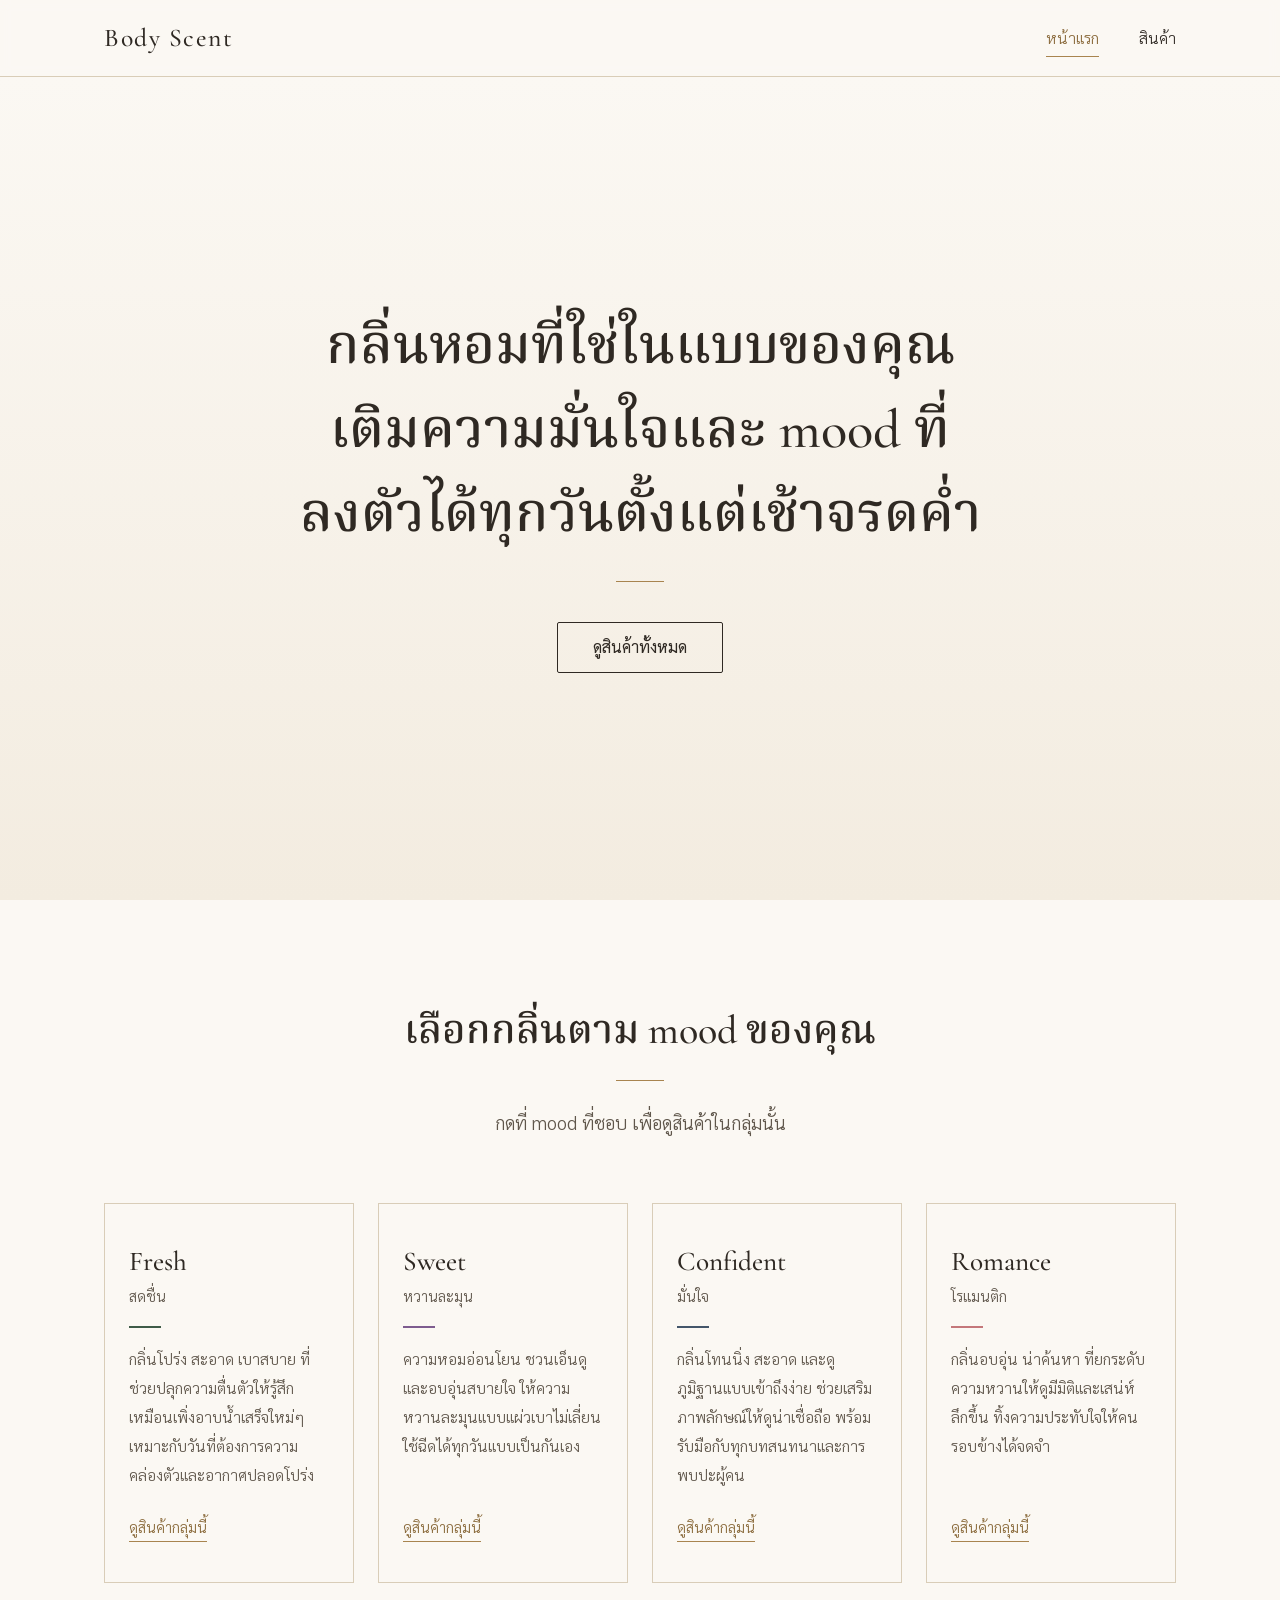
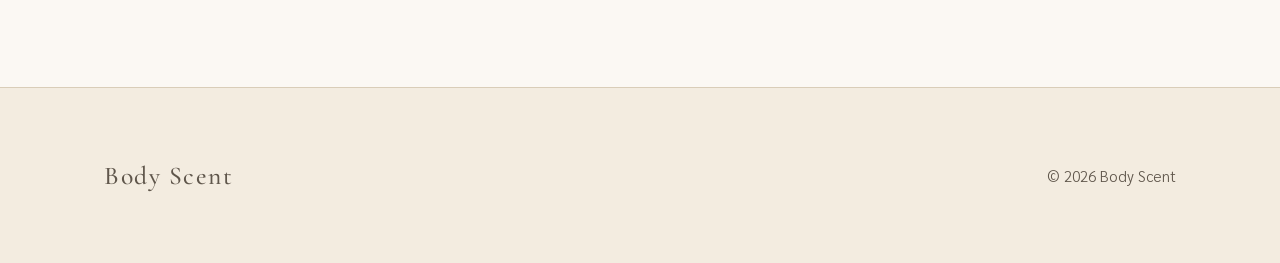
<file: index.html>
<!DOCTYPE html>
<html lang="th">
<head>
  <meta charset="UTF-8">
  <meta name="viewport" content="width=device-width, initial-scale=1">
  <title>Body Scent | น้ำหอมฉีดตัวและโรลออน</title>
  <meta name="description" content="Body Scent น้ำหอมฉีดตัวและโรลออน 4 mood: Fresh, Sweet, Confident, Romance">
  <link rel="stylesheet" href="style.css">

  <style>
    /* สไตล์เฉพาะหน้าแรก (ย้ายไปไว้ใน style.css ได้ถ้าต้องการ) */
    :root {
      --header-h: 77px;
    }

    /* Hero เต็มจอแรกที่เห็น */
    .hero--full {
      display: flex;
      align-items: center;
      min-height: calc(100vh - var(--header-h));
      min-height: calc(100svh - var(--header-h));
    }

    /* ภาษาไทยต้องใช้ line-height มากกว่าปกติ ไม่เช่นนั้นสระและวรรณยุกต์จะชิดกัน */
    .hero--full h1 {
      font-size: clamp(2rem, 4.6vw, 3.4rem);
      line-height: 1.55;
      letter-spacing: 0;
      text-wrap: balance;
    }

    /* การ์ด mood */
    .mood-grid {
      display: grid;
      grid-template-columns: repeat(auto-fit, minmax(230px, 1fr));
      gap: var(--space-3);
    }

    .mood-card {
      display: flex;
      flex-direction: column;
      padding: var(--space-4) var(--space-3);
      background: transparent;
      border: 1px solid var(--line);
      transition: border-color 0.25s ease;
    }

    .mood-card:hover,
    .mood-card:focus-visible {
      border-color: var(--ink);
    }

    .mood-card h3 {
      margin-bottom: 0.15rem;
      font-size: 1.7rem;
    }

    .mood-card__th {
      margin-bottom: 0;
      font-size: 0.95rem;
      color: var(--ink-soft);
    }

    .mood-card__desc {
      flex: 1;
      margin-bottom: var(--space-3);
      font-size: 0.98rem;
      color: var(--ink-soft);
    }

    .mood-card__more {
      align-self: flex-start;
      font-size: 0.95rem;
      color: var(--bronze-text);
      border-bottom: 1px solid var(--bronze);
    }

    @media (max-width: 480px) {
      :root {
        --header-h: 104px;
      }
    }
  </style>
</head>
<body>

  <header class="site-header">
    <div class="container">
      <a class="brand" href="index.html">Body Scent</a>
      <nav class="nav" aria-label="เมนูหลัก">
        <a href="index.html" aria-current="page">หน้าแรก</a>
        <a href="product.html">สินค้า</a>
      </nav>
    </div>
  </header>

  <main>
    <!-- Hero -->
    <section class="hero hero--full">
      <div class="container text-center">
        <h1>กลิ่นหอมที่ใช่ในแบบของคุณ เติมความมั่นใจและ mood ที่ลงตัวได้ทุกวันตั้งแต่เช้าจรดค่ำ</h1>
        <span class="rule" aria-hidden="true"></span>
        <div class="actions">
          <a class="btn" href="product.html">ดูสินค้าทั้งหมด</a>
        </div>
      </div>
    </section>

    <!-- 4 Mood -->
    <section class="section" id="moods">
      <div class="container">
        <div class="section-head text-center">
          <h2>เลือกกลิ่นตาม mood ของคุณ</h2>
          <span class="rule" aria-hidden="true"></span>
          <p class="lead">กดที่ mood ที่ชอบ เพื่อดูสินค้าในกลุ่มนั้น</p>
        </div>

        <div class="mood-grid">
          <a class="mood-card" href="product.html?mood=fresh" data-mood="fresh">
            <h3>Fresh</h3>
            <p class="mood-card__th">สดชื่น</p>
            <span class="mood-line" aria-hidden="true"></span>
            <p class="mood-card__desc">กลิ่นโปร่ง สะอาด เบาสบาย ที่ช่วยปลุกความตื่นตัวให้รู้สึกเหมือนเพิ่งอาบน้ำเสร็จใหม่ๆ เหมาะกับวันที่ต้องการความคล่องตัวและอากาศปลอดโปร่ง</p>
            <span class="mood-card__more">ดูสินค้ากลุ่มนี้</span>
          </a>

          <a class="mood-card" href="product.html?mood=sweet" data-mood="sweet">
            <h3>Sweet</h3>
            <p class="mood-card__th">หวานละมุน</p>
            <span class="mood-line" aria-hidden="true"></span>
            <p class="mood-card__desc">ความหอมอ่อนโยน ชวนเอ็นดู และอบอุ่นสบายใจ ให้ความหวานละมุนแบบแผ่วเบาไม่เลี่ยน ใช้ฉีดได้ทุกวันแบบเป็นกันเอง</p>
            <span class="mood-card__more">ดูสินค้ากลุ่มนี้</span>
          </a>

          <a class="mood-card" href="product.html?mood=confident" data-mood="confident">
            <h3>Confident</h3>
            <p class="mood-card__th">มั่นใจ</p>
            <span class="mood-line" aria-hidden="true"></span>
            <p class="mood-card__desc">กลิ่นโทนนิ่ง สะอาด และดูภูมิฐานแบบเข้าถึงง่าย ช่วยเสริมภาพลักษณ์ให้ดูน่าเชื่อถือ พร้อมรับมือกับทุกบทสนทนาและการพบปะผู้คน</p>
            <span class="mood-card__more">ดูสินค้ากลุ่มนี้</span>
          </a>

          <a class="mood-card" href="product.html?mood=romance" data-mood="romance">
            <h3>Romance</h3>
            <p class="mood-card__th">โรแมนติก</p>
            <span class="mood-line" aria-hidden="true"></span>
            <p class="mood-card__desc">กลิ่นอบอุ่น น่าค้นหา ที่ยกระดับความหวานให้ดูมีมิติและเสน่ห์ลึกขึ้น ทิ้งความประทับใจให้คนรอบข้างได้จดจำ</p>
            <span class="mood-card__more">ดูสินค้ากลุ่มนี้</span>
          </a>
        </div>
      </div>
    </section>
  </main>

  <footer class="site-footer">
    <div class="container">
      <span class="brand">Body Scent</span>
      <span>&copy; 2026 Body Scent</span>
    </div>
  </footer>

  <script src="script.js"></script>
</body>
</html>
</file>
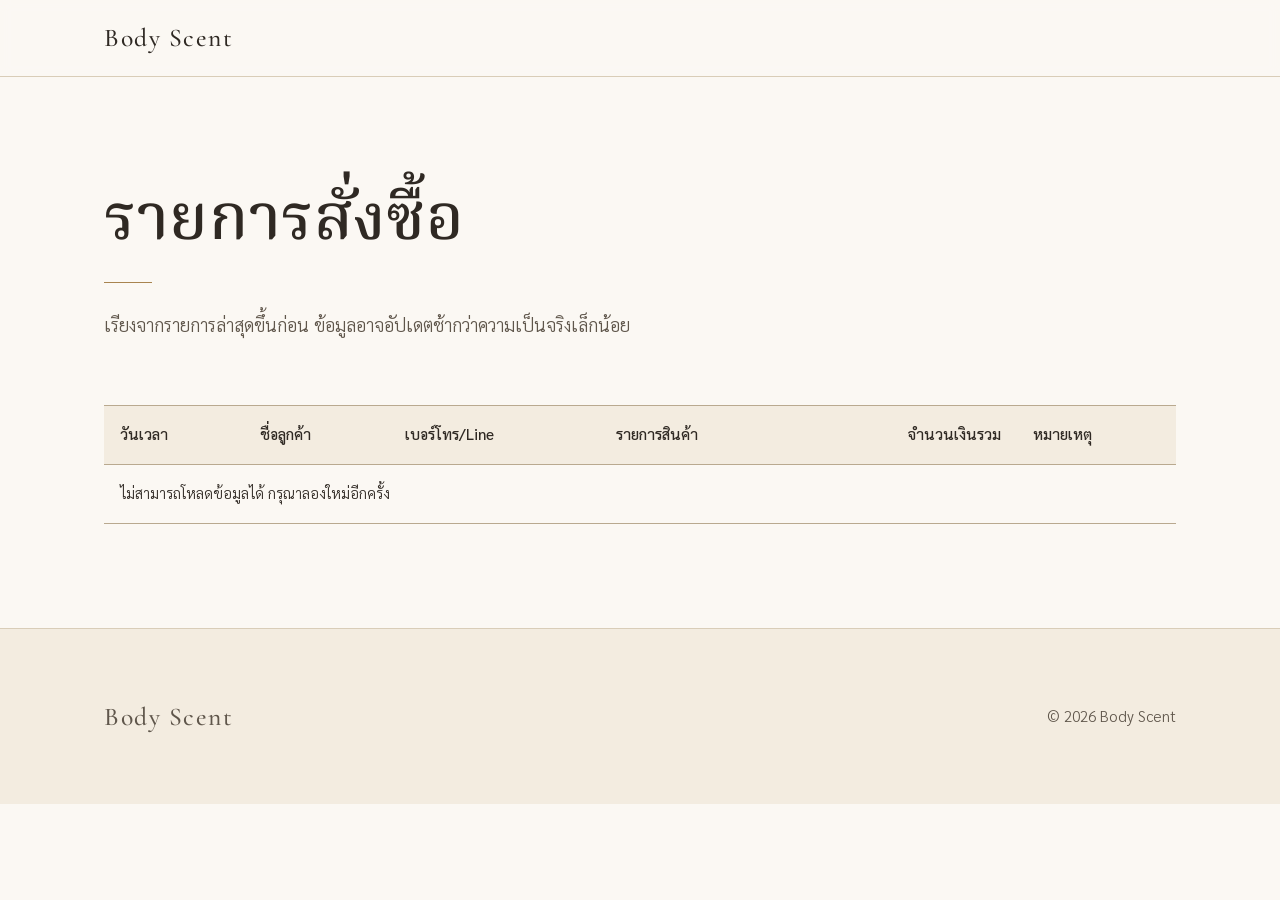
<file: admin.html>
<!DOCTYPE html>
<html lang="th">
<head>
  <meta charset="UTF-8">
  <meta name="viewport" content="width=device-width, initial-scale=1">
  <title>รายการสั่งซื้อ | Body Scent</title>
  <meta name="robots" content="noindex, nofollow">
  <link rel="stylesheet" href="style.css">

  <style>
    /* ตารางรายการสั่งซื้อ: เส้นบาง โทนเดียวกับหน้าอื่น */
    .table-wrap {
      overflow-x: auto;
      border-top: 1px solid var(--line-strong);
      border-bottom: 1px solid var(--line-strong);
    }

    #ordersTable {
      width: 100%;
      min-width: 780px;
      border-collapse: collapse;
      font-size: 0.95rem;
      line-height: 1.7;
    }

    #ordersTable th,
    #ordersTable td {
      padding: var(--space-2);
      text-align: left;
      vertical-align: top;
      border-bottom: 1px solid var(--line);
    }

    #ordersTable thead th {
      font-weight: 500;
      white-space: nowrap;
      background: var(--cream);
      border-bottom: 1px solid var(--line-strong);
    }

    #ordersTable tbody tr:last-child td {
      border-bottom: 0;
    }

    /* คอลัมน์วันเวลาไม่ตัดบรรทัด, คอลัมน์จำนวนเงินชิดขวา */
    #ordersTable th:nth-child(1),
    #ordersTable td:nth-child(1) {
      white-space: nowrap;
    }

    #ordersTable th:nth-child(5),
    #ordersTable td:nth-child(5) {
      text-align: right;
      white-space: nowrap;
    }
  </style>
</head>
<body>

  <header class="site-header">
    <div class="container">
      <a class="brand" href="index.html">Body Scent</a>
    </div>
  </header>

  <main>
    <section class="section">
      <div class="container">
        <div class="section-head">
          <h1>รายการสั่งซื้อ</h1>
          <span class="rule" aria-hidden="true"></span>
          <p class="lead">เรียงจากรายการล่าสุดขึ้นก่อน ข้อมูลอาจอัปเดตช้ากว่าความเป็นจริงเล็กน้อย</p>
        </div>

        <!-- script.js เติมข้อมูลลงใน tbody ให้เอง -->
        <div class="table-wrap">
          <table id="ordersTable">
            <thead>
              <tr>
                <th scope="col">วันเวลา</th>
                <th scope="col">ชื่อลูกค้า</th>
                <th scope="col">เบอร์โทร/Line</th>
                <th scope="col">รายการสินค้า</th>
                <th scope="col">จำนวนเงินรวม</th>
                <th scope="col">หมายเหตุ</th>
              </tr>
            </thead>
            <tbody></tbody>
          </table>
        </div>
      </div>
    </section>
  </main>

  <footer class="site-footer">
    <div class="container">
      <span class="brand">Body Scent</span>
      <span>&copy; 2026 Body Scent</span>
    </div>
  </footer>

  <script src="script.js"></script>
</body>
</html>
</file>
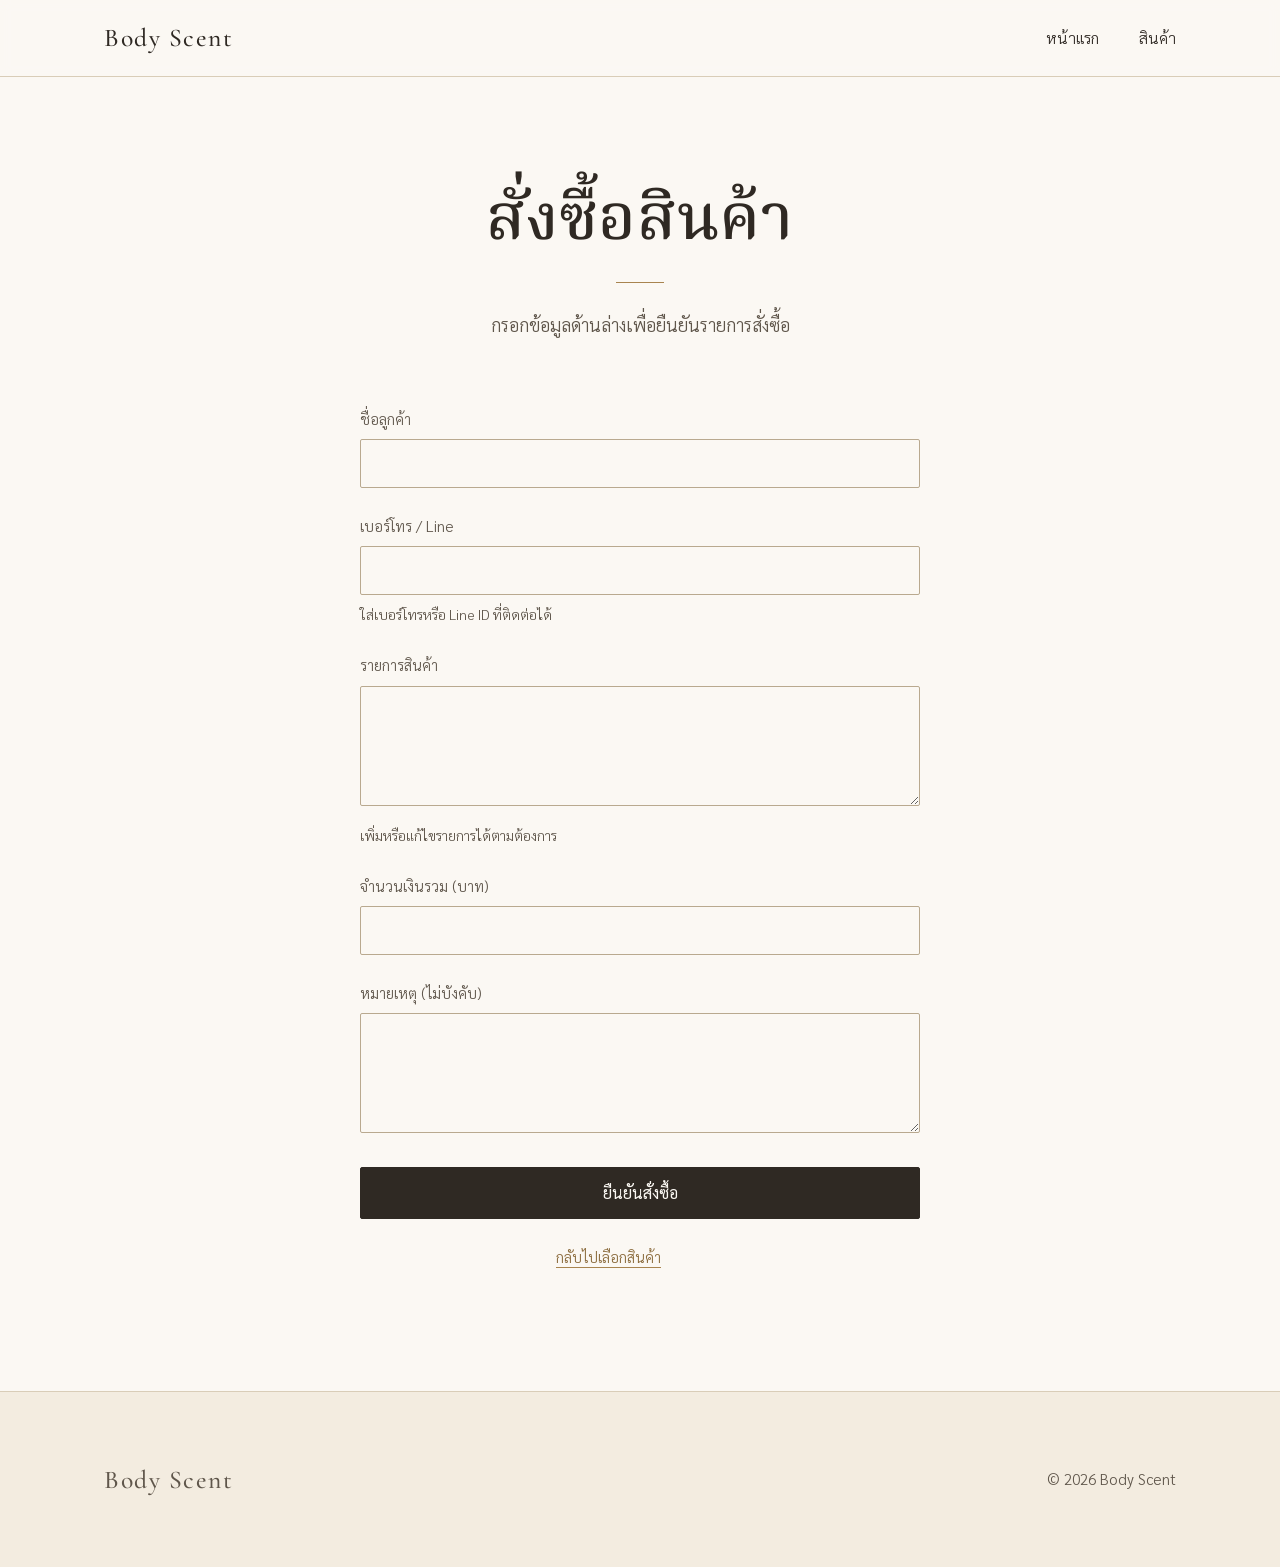
<file: order.html>
<!DOCTYPE html>
<html lang="th">
<head>
  <meta charset="UTF-8">
  <meta name="viewport" content="width=device-width, initial-scale=1">
  <title>สั่งซื้อสินค้า | Body Scent</title>
  <link rel="stylesheet" href="style.css">

  <style>
    /* สไตล์เฉพาะหน้านี้ */
    .form {
      margin-left: auto;
      margin-right: auto;
    }

    .form-hint {
      margin: 0.4rem 0 0;
      font-size: 0.88rem;
      color: var(--ink-soft);
    }

    .form-back {
      margin-top: var(--space-3);
      text-align: center;
      font-size: 0.95rem;
    }

    .form-back a {
      color: var(--bronze-text);
      border-bottom: 1px solid var(--bronze);
    }
  </style>
</head>
<body>

  <header class="site-header">
    <div class="container">
      <a class="brand" href="index.html">Body Scent</a>
      <nav class="nav" aria-label="เมนูหลัก">
        <a href="index.html">หน้าแรก</a>
        <a href="product.html">สินค้า</a>
      </nav>
    </div>
  </header>

  <main>
    <section class="section">
      <div class="container">
        <div class="section-head text-center">
          <h1>สั่งซื้อสินค้า</h1>
          <span class="rule" aria-hidden="true"></span>
          <p class="lead">กรอกข้อมูลด้านล่างเพื่อยืนยันรายการสั่งซื้อ</p>
        </div>

        <!-- script.js เติมรายการสินค้าและราคาจาก URL และจัดการการส่งฟอร์มให้เอง -->
        <form id="orderForm" class="form">
          <div class="form-field">
            <label for="customerName">ชื่อลูกค้า</label>
            <input type="text" id="customerName" name="customerName" autocomplete="name" required>
          </div>

          <div class="form-field">
            <label for="contact">เบอร์โทร / Line</label>
            <input type="text" id="contact" name="contact" required>
            <p class="form-hint">ใส่เบอร์โทรหรือ Line ID ที่ติดต่อได้</p>
          </div>

          <div class="form-field">
            <label for="items">รายการสินค้า</label>
            <textarea id="items" name="items" rows="3" required></textarea>
            <p class="form-hint">เพิ่มหรือแก้ไขรายการได้ตามต้องการ</p>
          </div>

          <div class="form-field">
            <label for="total">จำนวนเงินรวม (บาท)</label>
            <input type="text" id="total" name="total" inputmode="decimal" required>
          </div>

          <div class="form-field">
            <label for="note">หมายเหตุ (ไม่บังคับ)</label>
            <textarea id="note" name="note" rows="3"></textarea>
          </div>

          <button type="submit" class="btn btn--solid btn--block">ยืนยันสั่งซื้อ</button>

          <p class="form-back"><a href="product.html">กลับไปเลือกสินค้า</a></p>
        </form>
      </div>
    </section>
  </main>

  <footer class="site-footer">
    <div class="container">
      <span class="brand">Body Scent</span>
      <span>&copy; 2026 Body Scent</span>
    </div>
  </footer>

  <script src="script.js"></script>
</body>
</html>
</file>
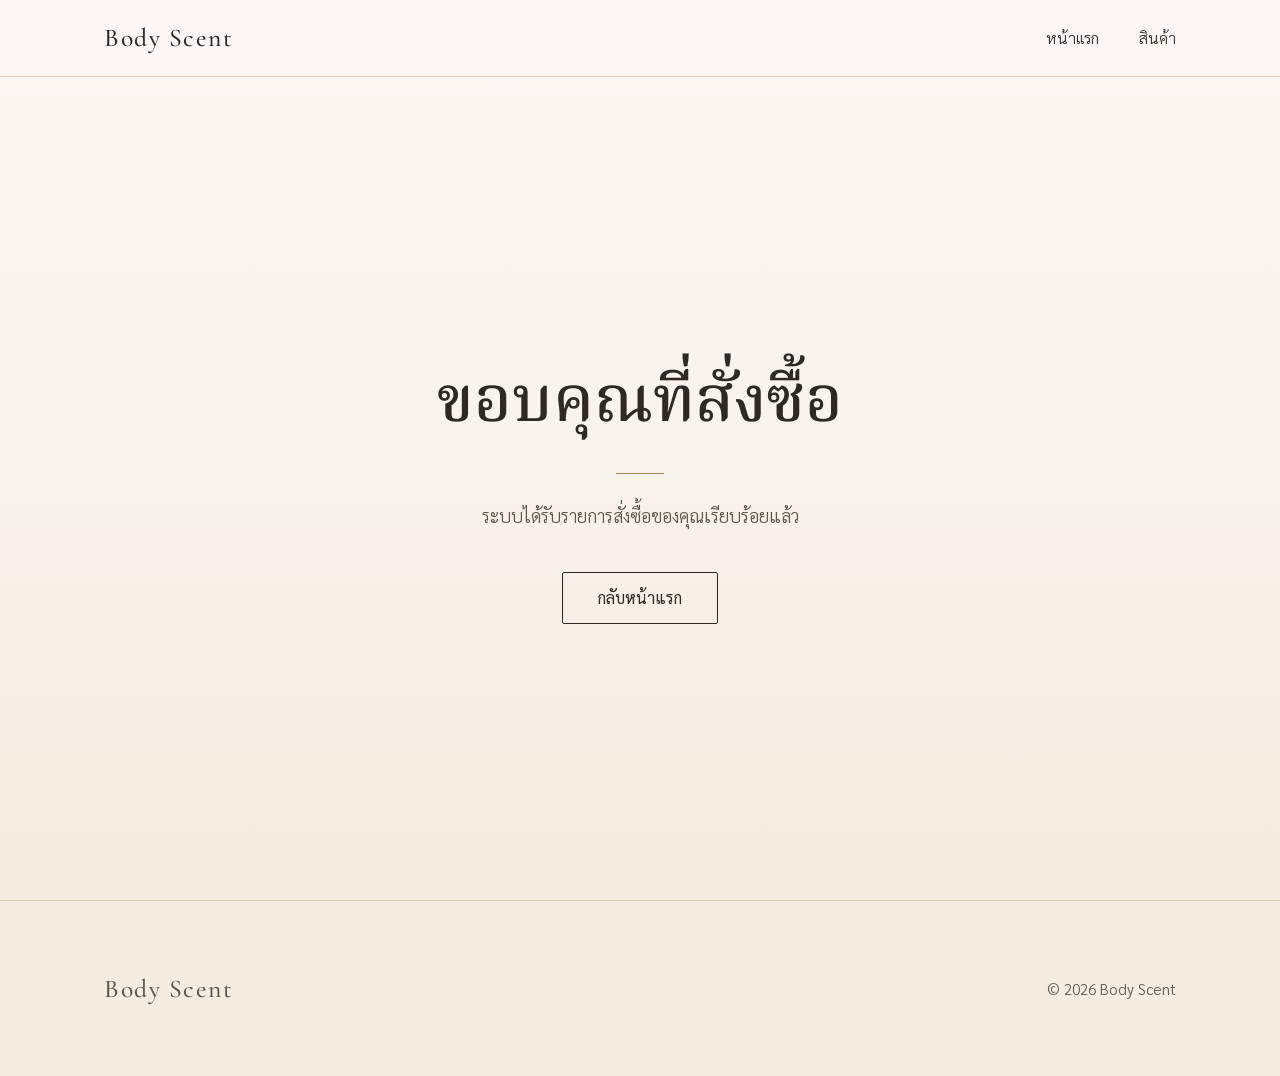
<file: thankyou.html>
<!DOCTYPE html>
<html lang="th">
<head>
  <meta charset="UTF-8">
  <meta name="viewport" content="width=device-width, initial-scale=1">
  <title>ขอบคุณที่สั่งซื้อ | Body Scent</title>
  <meta name="robots" content="noindex">
  <link rel="stylesheet" href="style.css">

  <style>
    :root {
      --header-h: 77px;
    }

    .hero--full {
      display: flex;
      align-items: center;
      min-height: calc(100vh - var(--header-h));
      min-height: calc(100svh - var(--header-h));
    }

    .hero--full h1 {
      line-height: 1.5;
      letter-spacing: 0;
    }

    @media (max-width: 480px) {
      :root {
        --header-h: 104px;
      }
    }
  </style>
</head>
<body>

  <header class="site-header">
    <div class="container">
      <a class="brand" href="index.html">Body Scent</a>
      <nav class="nav" aria-label="เมนูหลัก">
        <a href="index.html">หน้าแรก</a>
        <a href="product.html">สินค้า</a>
      </nav>
    </div>
  </header>

  <main>
    <section class="hero hero--full">
      <div class="container text-center">
        <h1>ขอบคุณที่สั่งซื้อ</h1>
        <span class="rule" aria-hidden="true"></span>
        <p class="lead">ระบบได้รับรายการสั่งซื้อของคุณเรียบร้อยแล้ว</p>
        <div class="actions">
          <a class="btn" href="index.html">กลับหน้าแรก</a>
        </div>
      </div>
    </section>
  </main>

  <footer class="site-footer">
    <div class="container">
      <span class="brand">Body Scent</span>
      <span>&copy; 2026 Body Scent</span>
    </div>
  </footer>

</body>
</html>
</file>
<file: style.css>
/* ==========================================================
   Body Scent — Theme
   พรีเมียม เรียบหรู มินิมอล | ขาว-ครีม-เบจเข้ม + ทอง/บรอนซ์อ่อน
   ========================================================== */

@import url("https://fonts.googleapis.com/css2?family=Cormorant+Garamond:wght@400;500;600&family=Noto+Serif+Thai:wght@300;400;500&family=Sarabun:wght@300;400;500&display=swap");

/* ---------- Design tokens ---------- */
:root {
  /* พื้นหลัง: ขาว → ครีม → เบจ */
  --ivory: #fbf8f3;
  --cream: #f3ece0;
  --sand: #e4d8c5;
  --beige-deep: #8c7a63;

  /* ตัวอักษร */
  --ink: #2f2923;
  --ink-soft: #5f564b;

  /* สีเน้น: ทอง/บรอนซ์อ่อน */
  --bronze: #a8844f;
  --bronze-text: #8a6a3b; /* ใช้กับตัวอักษรเพื่อให้อ่านง่าย */

  /* เส้นขอบบางๆ */
  --line: #d9cdb8;
  --line-strong: #b9a98f;

  /* สีของแต่ละ mood (ใช้แค่จุดเล็กๆ/เส้นใต้) */
  --mood-fresh: #3f5b47;
  --mood-sweet: #7e5c8f;
  --mood-confident: #44566a;
  --mood-romance: #c4777a;

  /* ฟอนต์ */
  --font-display: "Cormorant Garamond", "Noto Serif Thai", Georgia, serif;
  --font-body: "Sarabun", "Noto Sans Thai", system-ui, -apple-system, "Segoe UI", sans-serif;

  /* ระยะห่าง */
  --space-1: 0.5rem;
  --space-2: 1rem;
  --space-3: 1.5rem;
  --space-4: 2.5rem;
  --space-5: 4rem;
  --space-6: 6.5rem;

  --container: 1120px;
  --radius: 2px;
}

/* ---------- Reset & base ---------- */
*,
*::before,
*::after {
  box-sizing: border-box;
}

html {
  scroll-behavior: smooth;
  -webkit-text-size-adjust: 100%;
}

body {
  margin: 0;
  background: var(--ivory);
  color: var(--ink);
  font-family: var(--font-body);
  font-weight: 300;
  font-size: 1.0625rem;
  line-height: 1.85;
  -webkit-font-smoothing: antialiased;
}

img {
  display: block;
  max-width: 100%;
  height: auto;
}

a {
  color: inherit;
  text-decoration: none;
}

p {
  margin: 0 0 var(--space-2);
  max-width: 62ch;
}

:focus-visible {
  outline: 1px solid var(--bronze);
  outline-offset: 4px;
}

::selection {
  background: var(--sand);
  color: var(--ink);
}

/* ---------- Typography ---------- */
h1,
h2,
h3,
h4 {
  margin: 0 0 var(--space-2);
  font-family: var(--font-display);
  font-weight: 500;
  line-height: 1.3;
  color: var(--ink);
}

h1 {
  font-size: clamp(2.4rem, 5.5vw, 4rem);
  letter-spacing: 0.01em;
  line-height: 1.2;
}

h2 {
  font-size: clamp(1.8rem, 3.6vw, 2.5rem);
}

h3 {
  font-size: 1.35rem;
}

.lead {
  font-size: 1.15rem;
  color: var(--ink-soft);
}

.text-muted {
  color: var(--ink-soft);
}

.text-center {
  text-align: center;
}

.text-center p {
  margin-left: auto;
  margin-right: auto;
}

/* ---------- Layout ---------- */
.container {
  width: 100%;
  max-width: var(--container);
  margin: 0 auto;
  padding: 0 var(--space-3);
}

.section {
  padding: var(--space-6) 0;
}

.section--cream {
  background: var(--cream);
}

.section--sand {
  background: var(--sand);
}

.section-head {
  margin-bottom: var(--space-5);
}

/* เส้นบรอนซ์สั้นๆ ใต้หัวข้อ */
.rule {
  display: block;
  width: 48px;
  height: 1px;
  margin: var(--space-3) 0;
  background: var(--bronze);
  border: 0;
}

.text-center .rule {
  margin-left: auto;
  margin-right: auto;
}

hr.divider {
  border: 0;
  border-top: 1px solid var(--line);
  margin: var(--space-5) 0;
}

/* ---------- Header / Nav ---------- */
.site-header {
  position: sticky;
  top: 0;
  z-index: 50;
  background: rgba(251, 248, 243, 0.92);
  backdrop-filter: blur(6px);
  border-bottom: 1px solid var(--line);
}

.site-header .container {
  display: flex;
  align-items: center;
  justify-content: space-between;
  min-height: 76px;
}

.brand {
  font-family: var(--font-display);
  font-size: 1.6rem;
  font-weight: 500;
  letter-spacing: 0.06em;
}

.nav {
  display: flex;
  gap: var(--space-4);
  font-size: 0.98rem;
}

.nav a {
  padding: 0.25rem 0;
  border-bottom: 1px solid transparent;
  transition: border-color 0.25s ease, color 0.25s ease;
}

.nav a:hover,
.nav a[aria-current="page"] {
  color: var(--bronze-text);
  border-bottom-color: var(--bronze);
}

/* ---------- Hero ---------- */
.hero {
  padding: var(--space-6) 0;
  background: linear-gradient(to bottom, var(--ivory), var(--cream));
}

.hero .container {
  max-width: 820px;
}

.hero h1 {
  margin-bottom: var(--space-3);
}

.hero .actions {
  display: flex;
  flex-wrap: wrap;
  gap: var(--space-2);
  margin-top: var(--space-4);
}

.text-center .actions {
  justify-content: center;
}

/* ---------- Buttons (เส้นบาง สีเข้มนุ่มตา) ---------- */
.btn {
  display: inline-block;
  padding: 0.85rem 2.2rem;
  font-family: var(--font-body);
  font-size: 1rem;
  font-weight: 400;
  line-height: 1.4;
  color: var(--ink);
  background: transparent;
  border: 1px solid var(--ink);
  border-radius: var(--radius);
  cursor: pointer;
  transition: background-color 0.25s ease, color 0.25s ease, border-color 0.25s ease;
}

.btn:hover {
  background: var(--ink);
  color: var(--ivory);
}

.btn--solid {
  background: var(--ink);
  color: var(--ivory);
}

.btn--solid:hover {
  background: transparent;
  color: var(--ink);
}

.btn--bronze {
  border-color: var(--bronze);
  color: var(--bronze-text);
}

.btn--bronze:hover {
  background: var(--bronze);
  color: var(--ivory);
}

.btn--block {
  display: block;
  width: 100%;
  text-align: center;
}

.btn[disabled],
.btn:disabled {
  opacity: 0.45;
  cursor: not-allowed;
}

/* ---------- Mood: แตะสีแค่จุดเล็กๆ ---------- */
[data-mood="fresh"] {
  --mood: var(--mood-fresh);
}
[data-mood="sweet"] {
  --mood: var(--mood-sweet);
}
[data-mood="confident"] {
  --mood: var(--mood-confident);
}
[data-mood="romance"] {
  --mood: var(--mood-romance);
}

/* จุดสีเล็กๆ ข้างชื่อ mood */
.mood-dot {
  display: inline-block;
  width: 8px;
  height: 8px;
  margin-right: 0.6rem;
  border-radius: 50%;
  background: var(--mood, var(--bronze));
  vertical-align: middle;
}

/* เส้นสั้นๆ สีตาม mood ใต้หัวข้อ */
.mood-line {
  display: block;
  width: 32px;
  height: 2px;
  margin: var(--space-2) 0;
  background: var(--mood, var(--bronze));
  border: 0;
}

/* ---------- Filter (เลือก mood / ประเภท) ---------- */
.filters {
  display: flex;
  flex-wrap: wrap;
  gap: var(--space-2) var(--space-3);
  margin-bottom: var(--space-4);
}

.filter-btn {
  padding: 0.5rem 1.4rem;
  font-family: var(--font-body);
  font-size: 0.98rem;
  font-weight: 300;
  color: var(--ink-soft);
  background: transparent;
  border: 1px solid var(--line);
  border-radius: 999px;
  cursor: pointer;
  transition: border-color 0.25s ease, color 0.25s ease;
}

.filter-btn:hover {
  border-color: var(--line-strong);
  color: var(--ink);
}

.filter-btn.is-active,
.filter-btn[aria-pressed="true"] {
  border-color: var(--ink);
  color: var(--ink);
}

/* ---------- Product grid & card ---------- */
.product-grid {
  display: grid;
  grid-template-columns: repeat(auto-fill, minmax(250px, 1fr));
  gap: var(--space-5) var(--space-4);
}

.product-card {
  display: flex;
  flex-direction: column;
  background: transparent;
}

.product-card__image {
  margin-bottom: var(--space-3);
  background: var(--cream);
  border: 1px solid var(--line);
  aspect-ratio: 4 / 5;
  overflow: hidden;
}

.product-card__image img {
  width: 100%;
  height: 100%;
  object-fit: cover;
}

.product-card__mood {
  margin-bottom: 0.25rem;
  font-size: 0.9rem;
  color: var(--ink-soft);
}

.product-card__name {
  margin-bottom: 0.25rem;
  font-size: 1.3rem;
}

.product-card__meta {
  margin-bottom: var(--space-1);
  font-size: 0.95rem;
  color: var(--ink-soft);
}

.product-card__desc {
  flex: 1;
  margin-bottom: var(--space-2);
  font-size: 0.98rem;
  color: var(--ink-soft);
}

.product-card__price {
  margin-bottom: var(--space-2);
  font-family: var(--font-display);
  font-size: 1.5rem;
  font-weight: 500;
  color: var(--bronze-text);
}

/* ---------- Feature / ข้อความเด่น ---------- */
.feature-grid {
  display: grid;
  grid-template-columns: repeat(auto-fit, minmax(220px, 1fr));
  gap: var(--space-4);
}

.feature {
  padding-top: var(--space-3);
  border-top: 1px solid var(--line-strong);
}

.feature h3 {
  margin-bottom: var(--space-1);
}

.feature p {
  color: var(--ink-soft);
  font-size: 0.98rem;
}

/* ---------- ฟอร์ม (สั่งซื้อ) ---------- */
.form {
  max-width: 560px;
}

.form-field {
  margin-bottom: var(--space-3);
}

.form-field label {
  display: block;
  margin-bottom: 0.4rem;
  font-size: 0.95rem;
  color: var(--ink-soft);
}

.form-field input,
.form-field select,
.form-field textarea {
  width: 100%;
  padding: 0.8rem 1rem;
  font-family: var(--font-body);
  font-size: 1rem;
  font-weight: 300;
  color: var(--ink);
  background: var(--ivory);
  border: 1px solid var(--line-strong);
  border-radius: var(--radius);
  transition: border-color 0.25s ease;
}

.form-field textarea {
  min-height: 120px;
  resize: vertical;
}

.form-field input:focus,
.form-field select:focus,
.form-field textarea:focus {
  outline: none;
  border-color: var(--bronze);
}

.form-message {
  margin-top: var(--space-2);
  padding: var(--space-2);
  font-size: 0.98rem;
  border: 1px solid var(--line-strong);
  background: var(--cream);
}

.form-message[hidden] {
  display: none;
}

/* ---------- สรุปรายการสั่งซื้อ ---------- */
.order-list {
  list-style: none;
  margin: 0 0 var(--space-3);
  padding: 0;
}

.order-list li {
  display: flex;
  justify-content: space-between;
  gap: var(--space-2);
  padding: var(--space-2) 0;
  border-bottom: 1px solid var(--line);
}

.order-total {
  display: flex;
  justify-content: space-between;
  padding: var(--space-2) 0;
  font-family: var(--font-display);
  font-size: 1.5rem;
  color: var(--bronze-text);
}

/* ---------- Footer ---------- */
.site-footer {
  padding: var(--space-5) 0;
  background: var(--cream);
  border-top: 1px solid var(--line);
  font-size: 0.95rem;
  color: var(--ink-soft);
}

.site-footer .container {
  display: flex;
  flex-wrap: wrap;
  align-items: center;
  justify-content: space-between;
  gap: var(--space-2);
}

/* ---------- Responsive ---------- */
@media (max-width: 768px) {
  :root {
    --space-5: 3rem;
    --space-6: 4.5rem;
  }

  body {
    font-size: 1rem;
  }

  .site-header .container {
    min-height: 64px;
  }

  .nav {
    gap: var(--space-3);
    font-size: 0.92rem;
  }

  .product-grid {
    grid-template-columns: repeat(2, 1fr);
    gap: var(--space-4) var(--space-2);
  }

  .site-footer .container {
    flex-direction: column;
    text-align: center;
  }
}

@media (max-width: 480px) {
  .container {
    padding: 0 var(--space-2);
  }

  .site-header .container {
    flex-direction: column;
    justify-content: center;
    gap: 0.25rem;
    padding-top: 0.75rem;
    padding-bottom: 0.75rem;
  }

  .product-grid {
    grid-template-columns: 1fr;
  }

  .hero .actions .btn,
  .btn--mobile-block {
    display: block;
    width: 100%;
    text-align: center;
  }
}

@media (prefers-reduced-motion: reduce) {
  html {
    scroll-behavior: auto;
  }

  *,
  *::before,
  *::after {
    transition: none !important;
    animation: none !important;
  }
}
</file>
